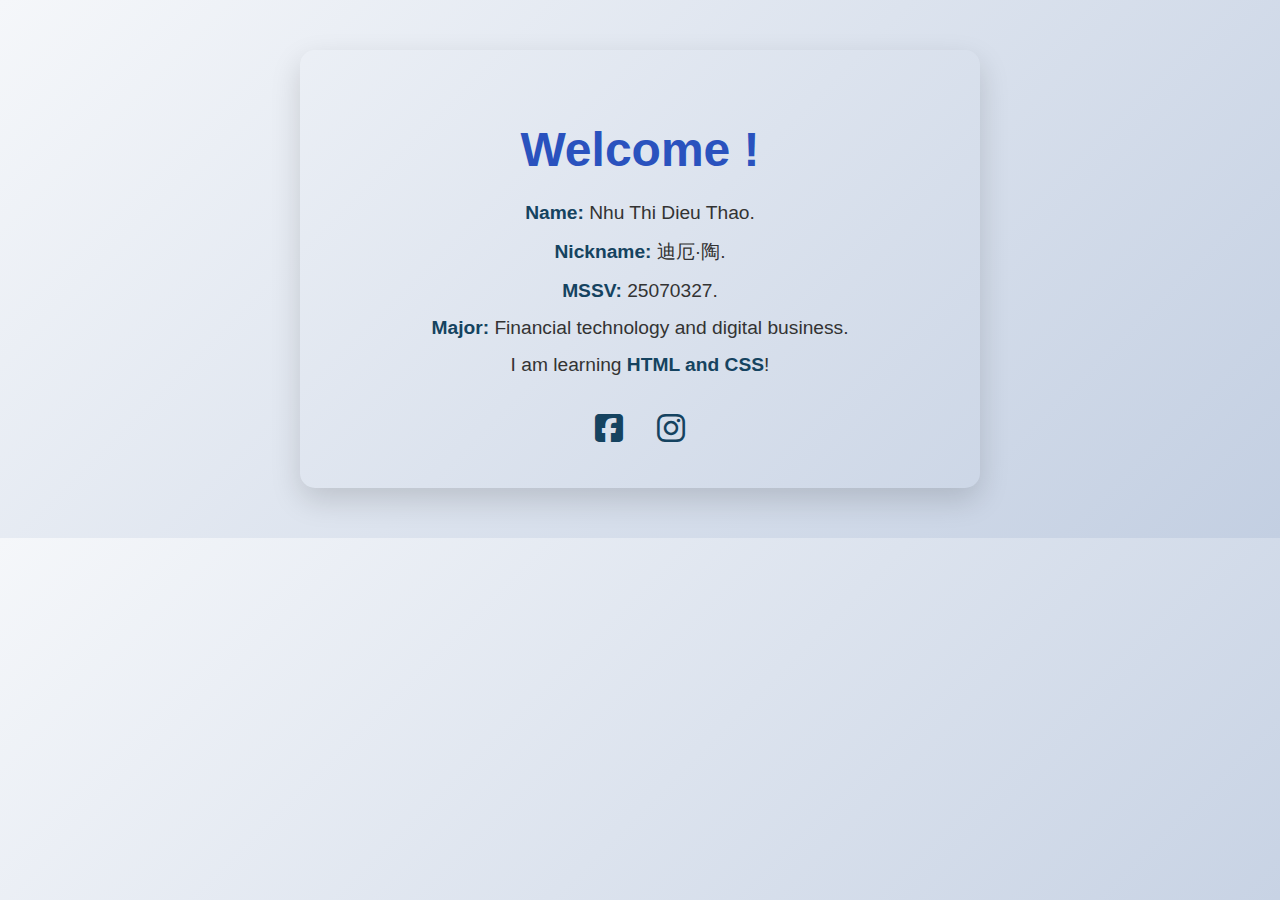
<file: file2/index.html>
<!DOCTYPE html>
        <html>
    
        <head>
            <meta charset="UTF-8">
            <title>Welcome</title>
          <link rel="icon" type="image/png" href= "favicon-16x16.png">
            <style>
                body {
                    background: linear-gradient(135deg, #f5f7fa, #c3cfe2);
                    font-family: 'Segoe UI', Tahoma, Geneva, Verdana, sans-serif;
                    max-width: 600px;
                    margin: 50px auto;
                    padding: 40px;
                    border-radius: 15px;
                    box-shadow: 0 12px 30px rgba(0, 0, 0, 0.15);
                    color: #333;
                    text-align: center;
                }
                h1 {
                    color: #2a52be;
                    margin-bottom: 25px;
                    font-size: 3em;
                }
                p {
                    font-size: 1.2em;
                    margin: 15px 0;
                }
                strong {
                    color: #154360;
                }
                .social-links {
                    margin-top: 35px;
                }
                .social-links a {
                    display: inline-block;
                    margin: 0 15px;
                    color: #154360;
                    font-size: 2em;
                    text-decoration: none;
                    transition: color 0.3s ease;
                }
                .social-links a:hover {
                    color: #2a52be;
                }
            </style>
            <link rel="stylesheet" href="https://cdnjs.cloudflare.com/ajax/libs/font-awesome/6.4.0/css/all.min.css" />
        </head>
        <body>
            <h1>Welcome !</h1>
            
            <p><strong>Name:</strong> Nhu Thi Dieu Thao.</p>
            <p><strong>Nickname:</strong> 迪厄·陶.</p>
            <p><strong>MSSV:</strong> 25070327.</p>
            <p><strong>Major:</strong> Financial technology and digital business.</p>
            <p>I am learning <strong>HTML and CSS</strong>!</p>

            <div class="social-links">
                <a href="https://www.facebook.com/dieuthao02" target="_blank" aria-label="Facebook">
                    <i class="fab fa-facebook-square"></i>
                </a>
                <a href="https://www.instagram.com/otis0280" target="_blank" aria-label="Instagram">
                    <i class="fab fa-instagram"></i>
                </a>
            
            </div>
        </body>
        </html>
</file>
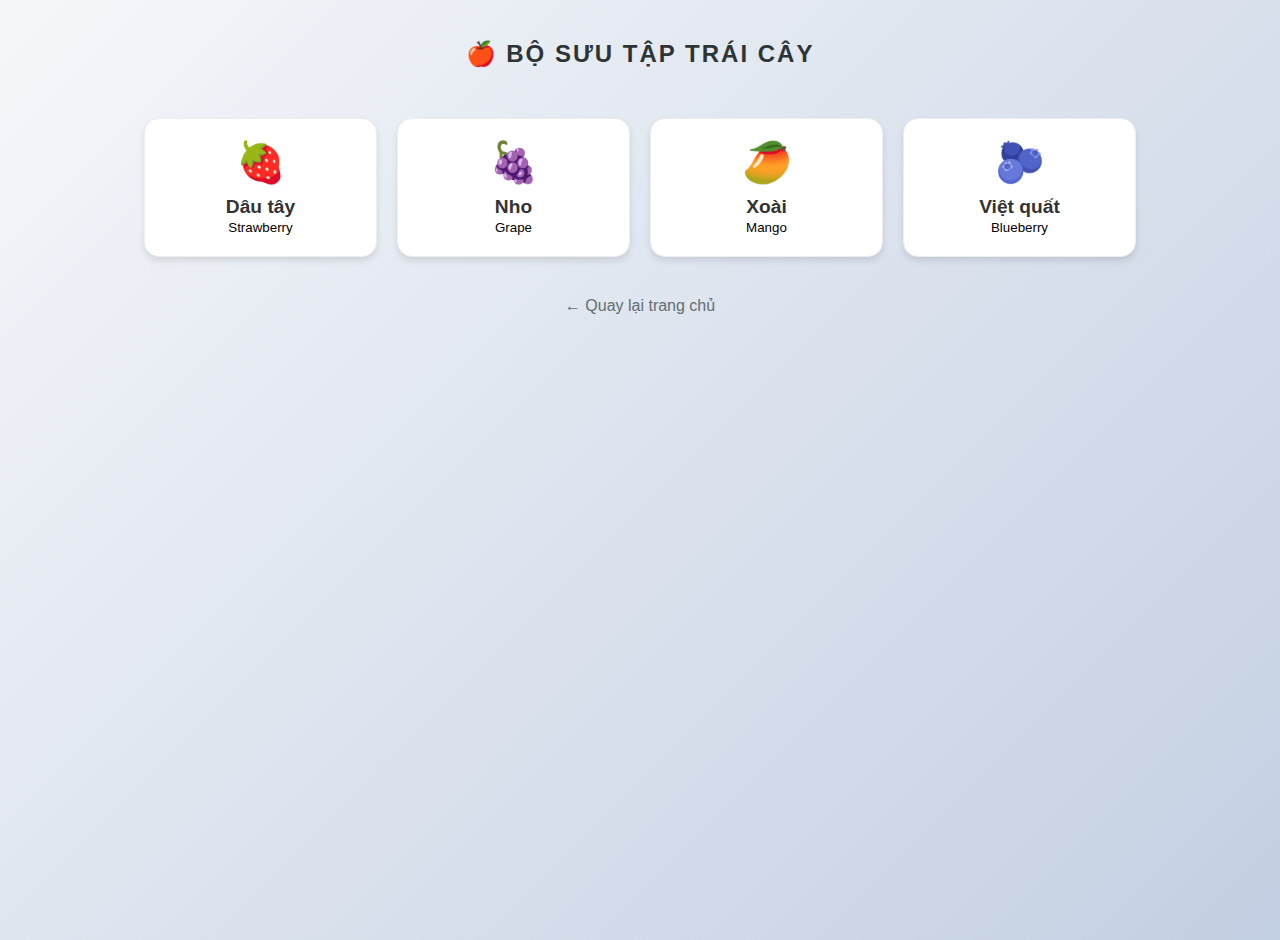
<file: test1.html>
<!DOCTYPE html>
<html lang="vi">
<head>
    <meta charset="UTF-8">
    <title>Trái Cây Cao Siêu</title>
    <style>
        /* CSS giúp web "lột xác" */
        body {
            font-family: 'Segoe UI', Tahoma, Geneva, Verdana, sans-serif;
            background: linear-gradient(135deg, #f5f7fa 0%, #c3cfe2 100%);
            display: flex;
            flex-direction: column;
            align-items: center;
            min-height: 100vh;
            margin: 0;
            padding: 20px;
        }

        h2 { color: #2d3436; text-transform: uppercase; letter-spacing: 2px; }

        /* Tạo bố cục dạng lưới cho các thẻ */
        .fruit-container {
            display: grid;
            grid-template-columns: repeat(auto-fit, minmax(200px, 1fr));
            gap: 20px;
            width: 80%;
            margin-top: 30px;
        }

        /* Hiệu ứng cho từng thẻ trái cây */
        .fruit-card {
            background: white;
            padding: 20px;
            border-radius: 15px;
            text-align: center;
            box-shadow: 0 4px 6px rgba(0,0,0,0.1);
            transition: all 0.3s ease; /* Làm mượt hiệu ứng */
            cursor: pointer;
            border: 1px solid #eee;
        }

        /* Hiệu ứng cao siêu khi di chuột vào (Hover) */
        .fruit-card:hover {
            transform: translateY(-10px); /* Nhảy lên trên */
            box-shadow: 0 15px 30px rgba(0,0,0,0.2);
            border-color: #00cec9;
        }

        .fruit-card span { font-size: 40px; display: block; margin-bottom: 10px; }
        .fruit-name { font-weight: bold; color: #333; font-size: 1.2em; }
    </style>
</head>
<body>
    <h2>🍎 Bộ Sưu Tập Trái Cây</h2>
    
    <div class="fruit-container">
        <div class="fruit-card">
            <span>🍓</span>
            <div class="fruit-name">Dâu tây</div>
            <small>Strawberry</small>
        </div>
        <div class="fruit-card">
            <span>🍇</span>
            <div class="fruit-name">Nho</div>
            <small>Grape</small>
        </div>
        <div class="fruit-card">
            <span>🥭</span>
            <div class="fruit-name">Xoài</div>
            <small>Mango</small>
        </div>
        <div class="fruit-card">
            <span>🫐</span>
            <div class="fruit-name">Việt quất</div>
            <small>Blueberry</small>
        </div>
    </div>

    <p style="margin-top: 40px;"><a href="index.html" style="color: #636e72; text-decoration: none;">← Quay lại trang chủ</a></p>
</body>
</html>
</file>
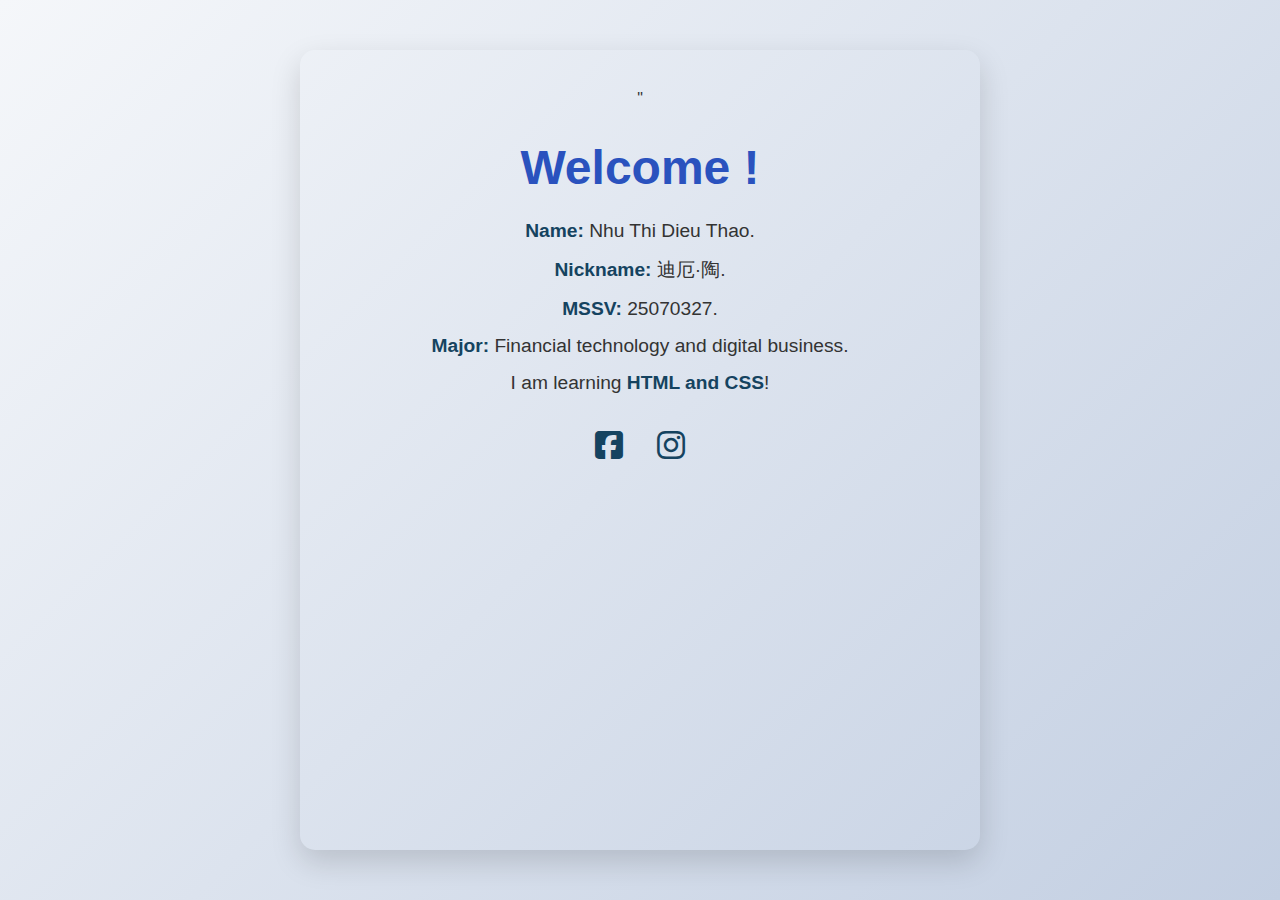
<file: test3.html>
"
        <!DOCTYPE html>
        <html lang="vi">
            <html lang="zh-CN">
        <head>
            <meta charset="UTF-8">
            <title>Welcome</title>
            <style>
                body {
                    background: linear-gradient(135deg, #f5f7fa, #c3cfe2);
                    font-family: 'Segoe UI', Tahoma, Geneva, Verdana, sans-serif;
                    max-width: 600px;
                    margin: 50px auto;
                    padding: 40px;
                    border-radius: 15px;
                    box-shadow: 0 12px 30px rgba(0, 0, 0, 0.15);
                    color: #333;
                    text-align: center;
                }
                h1 {
                    color: #2a52be;
                    margin-bottom: 25px;
                    font-size: 3em;
                }
                p {
                    font-size: 1.2em;
                    margin: 15px 0;
                }
                strong {
                    color: #154360;
                }
                .social-links {
                    margin-top: 35px;
                }
                .social-links a {
                    display: inline-block;
                    margin: 0 15px;
                    color: #154360;
                    font-size: 2em;
                    text-decoration: none;
                    transition: color 0.3s ease;
                }
                .social-links a:hover {
                    color: #2a52be;
                }
            </style>
            <link rel="stylesheet" href="https://cdnjs.cloudflare.com/ajax/libs/font-awesome/6.4.0/css/all.min.css" />
        </head>
        <body>
            <h1>Welcome !</h1>
            
            <p><strong>Name:</strong> Nhu Thi Dieu Thao.</p>
            <p><strong>Nickname:</strong> 迪厄·陶.</p>
            <p><strong>MSSV:</strong> 25070327.</p>
            <p><strong>Major:</strong> Financial technology and digital business.</p>
            <p>I am learning <strong>HTML and CSS</strong>!</p>

            <div class="social-links">
                <a href="https://www.facebook.com/dieuthao02" target="_blank" aria-label="Facebook">
                    <i class="fab fa-facebook-square"></i>
                </a>
                <a href="https://www.instagram.com/otis0280" target="_blank" aria-label="Instagram">
                    <i class="fab fa-instagram"></i>
                </a>
            
            </div>
        </body>
        </html>
</file>
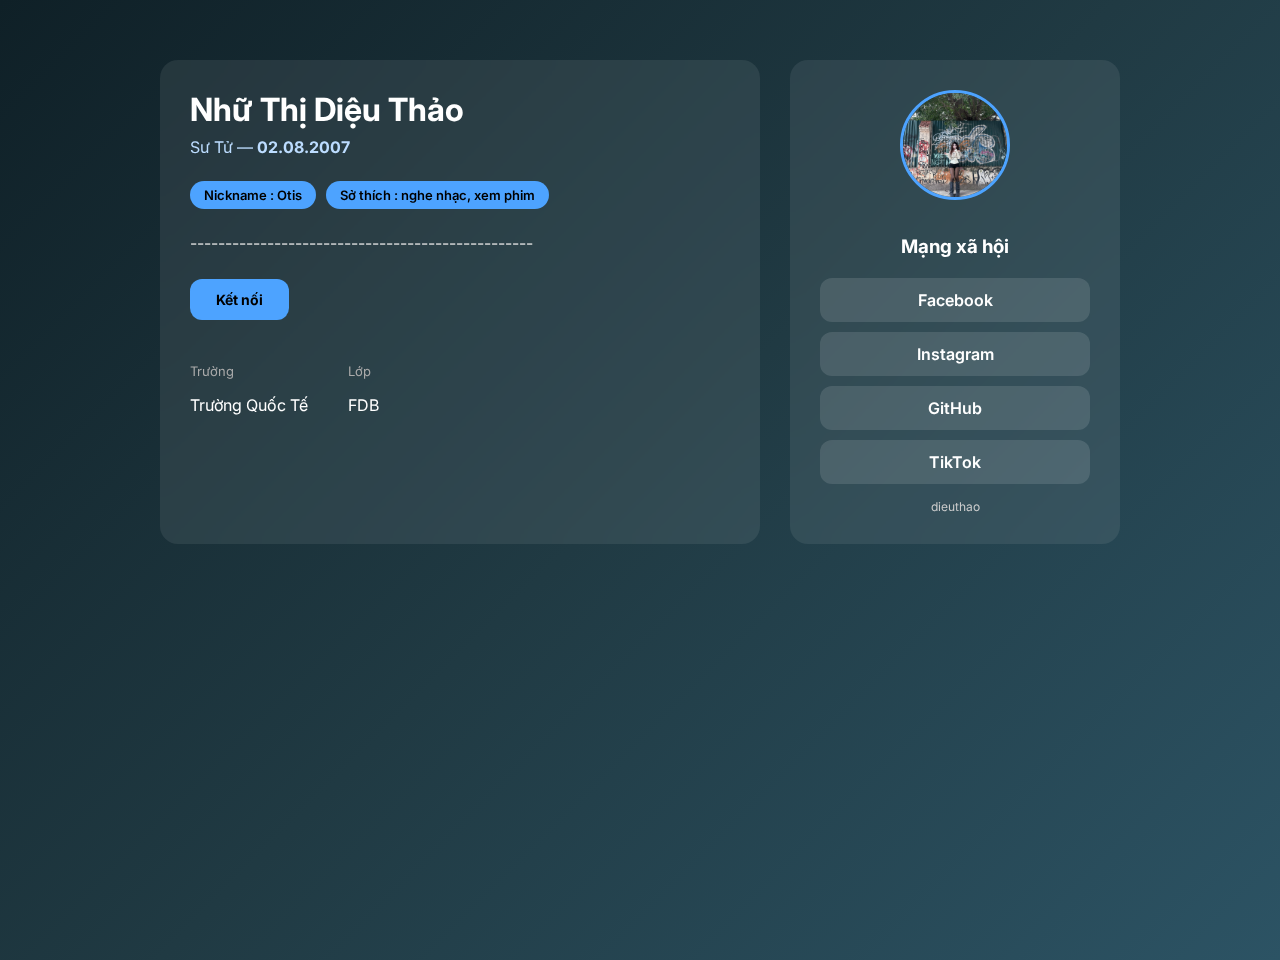
<file: test4.html>
<!DOCTYPE html>
<html lang="vi">
<head>
    <meta charset="UTF-8">
    <title>Profile Cá Nhân</title>

    <!-- Font -->
    <link href="https://fonts.googleapis.com/css2?family=Inter:wght@400;600;700&display=swap" rel="stylesheet">

    <style>
        * {
            box-sizing: border-box;
            font-family: 'Inter', sans-serif;
        }

        body {
            margin: 0;
            min-height: 100vh;
            background: linear-gradient(135deg, #0f2027, #203a43, #2c5364);
            color: #fff;
        }

        .container {
            max-width: 1000px;
            margin: 60px auto;
            display: flex;
            gap: 30px;
            padding: 0 20px;
        }

        .profile, .social {
            background: rgba(255, 255, 255, 0.08);
            border-radius: 18px;
            padding: 30px;
            backdrop-filter: blur(12px);
        }

        .profile {
            flex: 2;
        }

        .social {
            flex: 1;
            text-align: center;
        }

        h1 {
            margin: 0;
            font-size: 32px;
        }

        .sub {
            margin-top: 8px;
            color: #bcdcff;
        }

        .tags {
            margin-top: 18px;
        }

        .tags span {
            display: inline-block;
            background: #4da3ff;
            color: #000;
            padding: 6px 14px;
            border-radius: 20px;
            font-size: 13px;
            margin: 6px 6px 0 0;
            font-weight: 600;
        }

        .desc {
            margin: 22px 0;
            line-height: 1.6;
            color: #e0e0e0;
        }

        .btn {
            background: #4da3ff;
            border: none;
            padding: 12px 26px;
            border-radius: 12px;
            cursor: pointer;
            font-weight: 700;
            font-size: 14px;
        }

        .info {
            display: flex;
            gap: 40px;
            margin-top: 30px;
        }

        .label {
            font-size: 13px;
            color: #aaa;
        }

        /* RIGHT */
        .social img {
            width: 110px;
            height: 110px;
            border-radius: 50%;
            object-fit: cover;
            margin-bottom: 12px;
            border: 3px solid #4da3ff;
        }

        .social h3 {
            margin-bottom: 20px;
        }

        .social a {
            display: block;
            text-decoration: none;
            color: #fff;
            background: rgba(255, 255, 255, 0.12);
            padding: 12px;
            border-radius: 12px;
            margin: 10px 0;
            transition: 0.3s;
            font-weight: 600;
        }

        .social a:hover {
            background: #4da3ff;
            color: #000;
        }

        .social small {
            display: block;
            margin-top: 15px;
            color: #ccc;
            font-size: 12px;
        }
        /* Responsive */
        @media (max-width: 768px) {
            .container {
                flex-direction: column;
            }
        }
    </style>
</head>
<body>

<div class="container">

    <!-- LEFT -->
    <div class="profile">
        <h1>Nhữ Thị Diệu Thảo</h1>
        <p class="sub"> Sư Tử — <b>02.08.2007</b></p>

        <div class="tags">
            <span>Nickname : Otis</span>
            <span>Sở thích : nghe nhạc, xem phim</span>
    
        </div>

        <p class="desc">
           -------------------------------------------------
        </p>

        <button class="btn">Kết nối</button>

        <div class="info">
            <div>
                <p class="label">Trường</p>
                <p>Trường Quốc Tế</p>
            </div>
            <div>
                <p class="label">Lớp</p>
                <p>FDB</p>
            </div>
        </div>
    </div>

    <!-- RIGHT -->
    <div class="social">
        <img src="img/dieuthao.png.jpg" alt="Avatar">

        <h3>Mạng xã hội</h3>
<a id="link" href="https://www.facebook.com/dieuthao02/">Facebook</a>
<a id="link" href="https://www.instagram.com/otis0280/">Instagram</a>
<a id="link" href="https://github.com/dieuthao02">GitHub</a>
<a id="link" href="https://www.tiktok.com/@otis0208">TikTok</a>

        <small>dieuthao</small>
    </div>

</div>

</body>
</html>
</file>
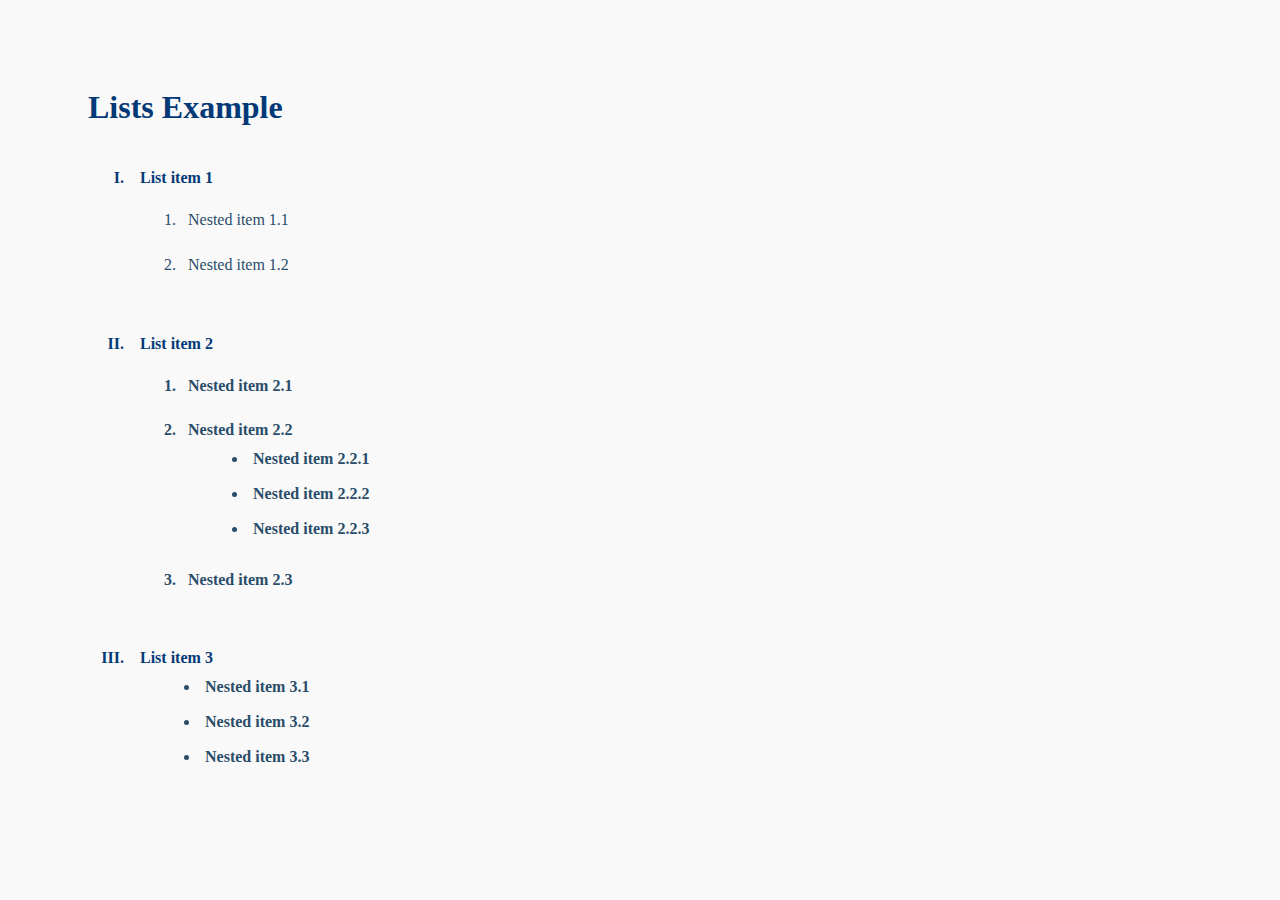
<file: test6.html>
<!DOCTYPE html>
<html lang="vi">
<head>
    <meta charset="UTF-8">
    <title>Lists</title>
<style>
        body {
            font-family: 'Times New Roman', serif;
            padding: 50px 80px;
            line-height: 1.8;
            background-color: #f9f9f9;
            color: #033977;
        }
        /* Chỉnh kiểu số La Mã cho cấp 1 */
        .roman-list { 
            list-style-type: upper-roman; 
            color: #033977;
            font-weight: 600;
            margin-bottom: 40px;
        }
        /* Khoảng cách giữa các mục cấp 1 */
        .roman-list > li {
            margin-bottom: 25px;
            cursor: default;
            transition: background-color 0.3s ease;
            padding: 6px 12px;
            border-radius: 5px;
        }
        .roman-list > li:hover {
            background-color: #dbe9f4;
        }

        /* Chỉnh kiểu chữ cái cho cấp 2 của mục I */
        .alpha-list { 
            list-style-type: lower-alpha; 
            color: #2a4d69;
            font-weight: 500;
            margin-top: 10px;
        }
        .alpha-list > li {
            margin-bottom: 12px;
            padding: 3px 10px;
            border-radius: 3px;
            transition: background-color 0.3s ease;
        }
        .alpha-list > li:hover {
            background-color: #afc8e0;
        }

        /* Cấp 2 không class */
        .roman-list > li > ol {
            list-style-type: decimal;
            color: #2a4d69;
            margin-top: 10px;
        }
        .roman-list > li > ol > li {
            margin-bottom: 10px;
            padding: 3px 8px;
            border-radius: 3px;
            transition: background-color 0.3s ease;
            cursor: default;
        }
        .roman-list > li > ol > li:hover {
            background-color: #b6d7a8;
        }

        /* Cấp 3: ul trong nested ol */
        ul {
            list-style-type: disc;
            margin-left: 20px;
            color: #2a4d69;
        }
        ul > li {
            margin-bottom: 6px;
            padding-left: 5px;
            cursor: default;
            transition: color 0.3s ease;
        }
        ul > li:hover {
            color: #2a4d69;
        }
    </style>

</head>
<body>
<h1>Lists Example</h1>
    <ol class="roman-list">
        <li>List item 1
            <ol class="alpha-list">
                <li>Nested item 1.1</li>
                <li>Nested item 1.2</li>
            </ol>
        </li>
        <li>List item 2
            <ol>
                <li>Nested item 2.1</li>
                <li>Nested item 2.2
                    <ul>
                        <li>Nested item 2.2.1</li>
                        <li>Nested item 2.2.2</li>
                        <li>Nested item 2.2.3</li>
                    </ul>
                </li>
                <li>Nested item 2.3</li>
            </ol>
        </li>
        <li>List item 3
            <ul>
                <li>Nested item 3.1</li>
                <li>Nested item 3.2</li>
                <li>Nested item 3.3</li>
            </ul>
        </li>
    </ol>

</body>
</html>
</file>
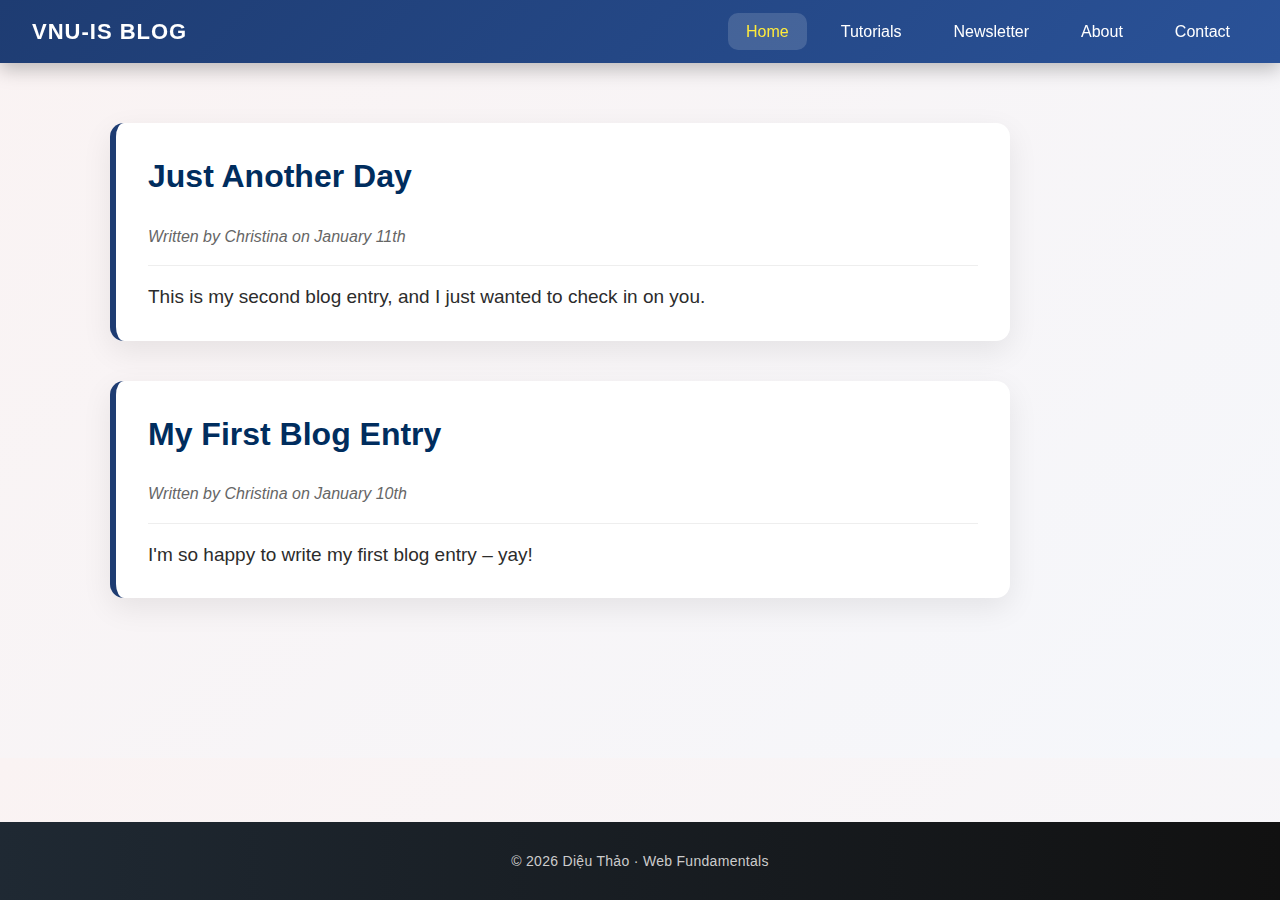
<file: test7.html>
<!DOCTYPE html>
<html lang="vi">
<head>
    <meta charset="UTF-8">
    <meta name="viewport" content="width=device-width, initial-scale=1.0">
    <title>P01 Navigation + Page Content</title>

<style>
    /* ===== BIẾN MÀU ===== */
    :root {
        --primary: #1e3c72;
        --primary-dark: #002d5e;
        --accent: #ffeb3b;
        --bg: #f5f7fb;
        --glass: rgba(255,255,255,0.15);
        --text-dark: #2c2c2c;
        --text-light: #666;
        --white: #ffffff;
    }

    * {
        box-sizing: border-box;
    }

    body {
        margin: 0;
        font-family: 'Segoe UI', Tahoma, Arial, sans-serif;
        background: linear-gradient(135deg, #faf3f3, var(--bg));
        color: var(--text-dark);
        line-height: 1.6;
    }

    /* ===== NAVBAR (PREMIUM) ===== */
    .navbar {
        background: linear-gradient(135deg, #1e3c72, #2a5298);
        padding: 14px 32px;
        display: flex;
        justify-content: space-between;
        align-items: center;
        position: sticky;
        top: 0;
        z-index: 1000;
        backdrop-filter: blur(8px);
        box-shadow: 0 6px 18px rgba(0,0,0,0.25);
    }

    .logo {
        color: white;
        font-size: 22px;
        font-weight: 700;
        letter-spacing: 1px;
    }

    .navbar ul {
        list-style: none;
        margin: 0;
        padding: 0;
        display: flex;
        gap: 16px;
    }

    .navbar li a {
        color: white;
        text-decoration: none;
        padding: 10px 18px;
        border-radius: 10px;
        font-weight: 500;
        position: relative;
        transition: all 0.3s ease;
    }

    /* active menu */
    .navbar li a.active {
        background-color: var(--glass);
        color: var(--accent);
    }

    .navbar li a:hover {
        background-color: var(--glass);
        transform: translateY(-2px);
        color: var(--accent);
    }

    .navbar li a::after {
        content: '';
        position: absolute;
        left: 10%;
        bottom: 6px;
        width: 0;
        height: 2px;
        background: var(--accent);
        transition: width 0.3s ease;
    }

    .navbar li a:hover::after {
        width: 80%;
    }

    /* ===== SECTION ===== */
    section {
        max-width: 1100px;
        margin: auto;
        padding: 60px 20px 120px;
    }

    /* ===== ARTICLE ===== */
    article {
        background: var(--white);
        border-radius: 14px;
        padding: 28px 32px;
        margin-bottom: 40px;
        max-width: 900px;
        box-shadow: 0 10px 30px rgba(0,0,0,0.08);
        border-left: 6px solid var(--primary);
        transition: transform 0.3s ease, box-shadow 0.3s ease;
    }

    article:hover {
        transform: translateY(-6px);
        box-shadow: 0 16px 36px rgba(0,0,0,0.12);
    }

    h1 {
        margin-top: 0;
        font-size: 32px;
        color: var(--primary-dark);
    }

    header p {
        margin: 6px 0 14px;
        font-style: italic;
        color: var(--text-light);
    }

    article hr {
        border: none;
        border-top: 1px solid #eee;
        margin: 16px 0;
    }

    article > p {
        font-size: 19px;
        margin: 0;
    }

    /* ===== FOOTER (NHẸ & SANG) ===== */
    footer {
        background: linear-gradient(90deg, #1f2933, #111);
        color: #ccc;
        text-align: center;
        padding: 14px 0;
        position: fixed;
        bottom: 0;
        width: 100%;
        font-size: 14px;
        letter-spacing: 0.3px;
    }

    /* ===== RESPONSIVE ===== */
    @media (max-width: 768px) {
        .navbar {
            flex-direction: column;
            gap: 12px;
        }

        section {
            padding-top: 40px;
        }

        article {
            padding: 22px;
        }
    }
</style>
</head>

<body>

<nav class="navbar">
    <div class="logo">VNU-IS BLOG</div>
    <ul>
        <li><a href="https://www.is.vnu.edu.vn/" target="_blank" class="active">Home</a></li>
        <li><a href="#">Tutorials</a></li>
        <li><a href="#">Newsletter</a></li>
        <li><a href="#">About</a></li>
        <li><a href="#">Contact</a></li>
    </ul>
</nav>

<section>
    <article>
        <header>
            <h1>Just Another Day</h1>
            <p>Written by Christina on January 11th</p>
        </header>
        <hr>
        <p>This is my second blog entry, and I just wanted to check in on you.</p>
    </article>

    <article>
        <header>
            <h1>My First Blog Entry</h1>
            <p>Written by Christina on January 10th</p>
        </header>
        <hr>
        <p>I'm so happy to write my first blog entry – yay!</p>
    </article>
</section>

<footer>
    <p>© 2026 Diệu Thảo · Web Fundamentals</p>
</footer>

</body>
</html>
</file>
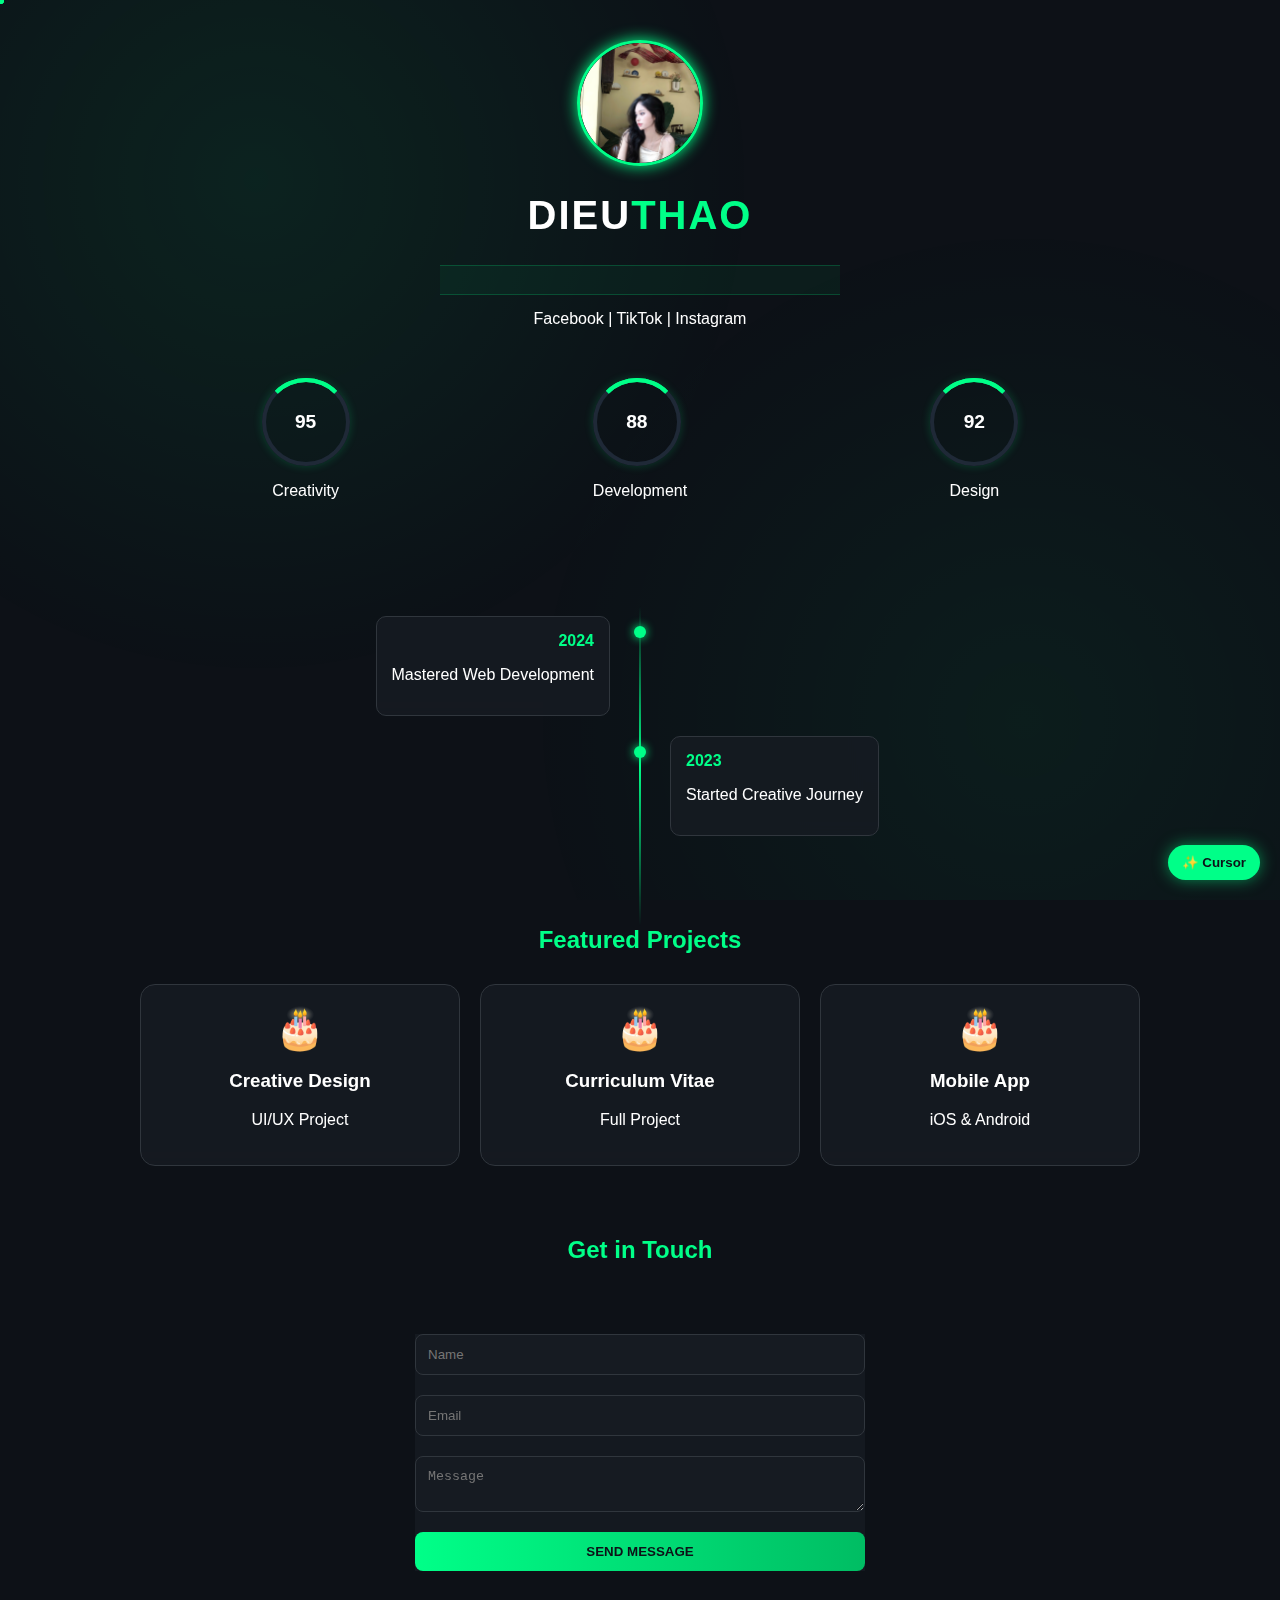
<file: Baitest.html/CV.html>
<!DOCTYPE html>
<html lang="vi">
<head>
    <meta charset="UTF-8">
    <meta name="viewport" content="width=device-width, initial-scale=1.0">
    <title>Portfolio</title>
    <link rel="stylesheet" href="CV.css">
    
</head>
<body>
    
<button id="toggleCursor" class="cursor-toggle">✨ Cursor</button>

  <div class="container">
    <header class="profile">
        <div class="avatar-border">
            <img src="../img/Dieuthao.jpg" alt="Avatar" class="avatar">
        </div>
        <h1 class="name">DIEU<span>THAO</span></h1>

        <div class="marquee-container">
    <div class="marquee-content">
        <span>Web Developer • UI/UX Designer • Content Creator • Freelancer • </span>
        <span>Web Developer • UI/UX Designer • Content Creator • Freelancer • </span>
    </div>
</div>

            
            <div class="social-links">
    <a href="https://facebook.com/dieuthao02" target="_blank">Facebook</a> | 
    <a href="https://tiktok.com/@otis0208" target="_blank">TikTok</a> | 
    <a href="https://instagram.com/otis0280" target="_blank">Instagram</a>

        </div>
       
    </header>


    <section class="stats">
        <div class="stat-item">
            <div class="circle">95</div>
            <p>Creativity</p>
        </div>
        <div class="stat-item">
            <div class="circle">88</div>
            <p>Development</p>
        </div>
        <div class="stat-item">
            <div class="circle">92</div>
            <p>Design</p>
        </div>
    </section>


    <section class="journey">
        <div class="milestone left">
            <div class="content">
                <span class="year">2024</span>
                <p>Mastered Web Development</p>
            </div>
        </div>
        <div class="milestone right">
            <div class="content">
                <span class="year">2023</span>
                <p>Started Creative Journey</p>
            </div>
        </div>
    </section>


    <section class="projects">
        <h2>Featured Projects</h2>
        <div class="project-grid">

            <div class="card">
                <div class="card-img">🎂</div>
                <h3>Creative Design</h3>
                <p>UI/UX Project</p>
                     

            </div>
            <div class="card">
                 <a href="CV.html" target="_blank" class="project-link">
                <div class="card-img">🎂</div>
                <h3>Curriculum Vitae</h3>
                <p>Full Project</p>
             
</a>
            </div>
            <div class="card">
                <div class="card-img">🎂</div>
                <h3>Mobile App</h3>
                <p>iOS & Android</p>
            </div>
        
        </div>
    </section>


    <section class="contact">
        <h2>Get in Touch</h2>
        
        <section class="contact">
    
    <form action="https://formspree.io/f/mzdadkrj" 
          method="POST" 
          class="contact-form">

        <input type="text" name="name" placeholder="Name" required>

        <input type="email" name="email" placeholder="Email" required>

        <textarea name="message" placeholder="Message" required></textarea>

        <button type="submit" class="btn-send">
            SEND MESSAGE
        </button>
<input type="hidden" name="_redirect" value="false">

    </form>

</section>



    </section>
    </div>


    <div class="cursor"></div>
  <script src="CV.js"> </script>

</body>
</html>
</file>
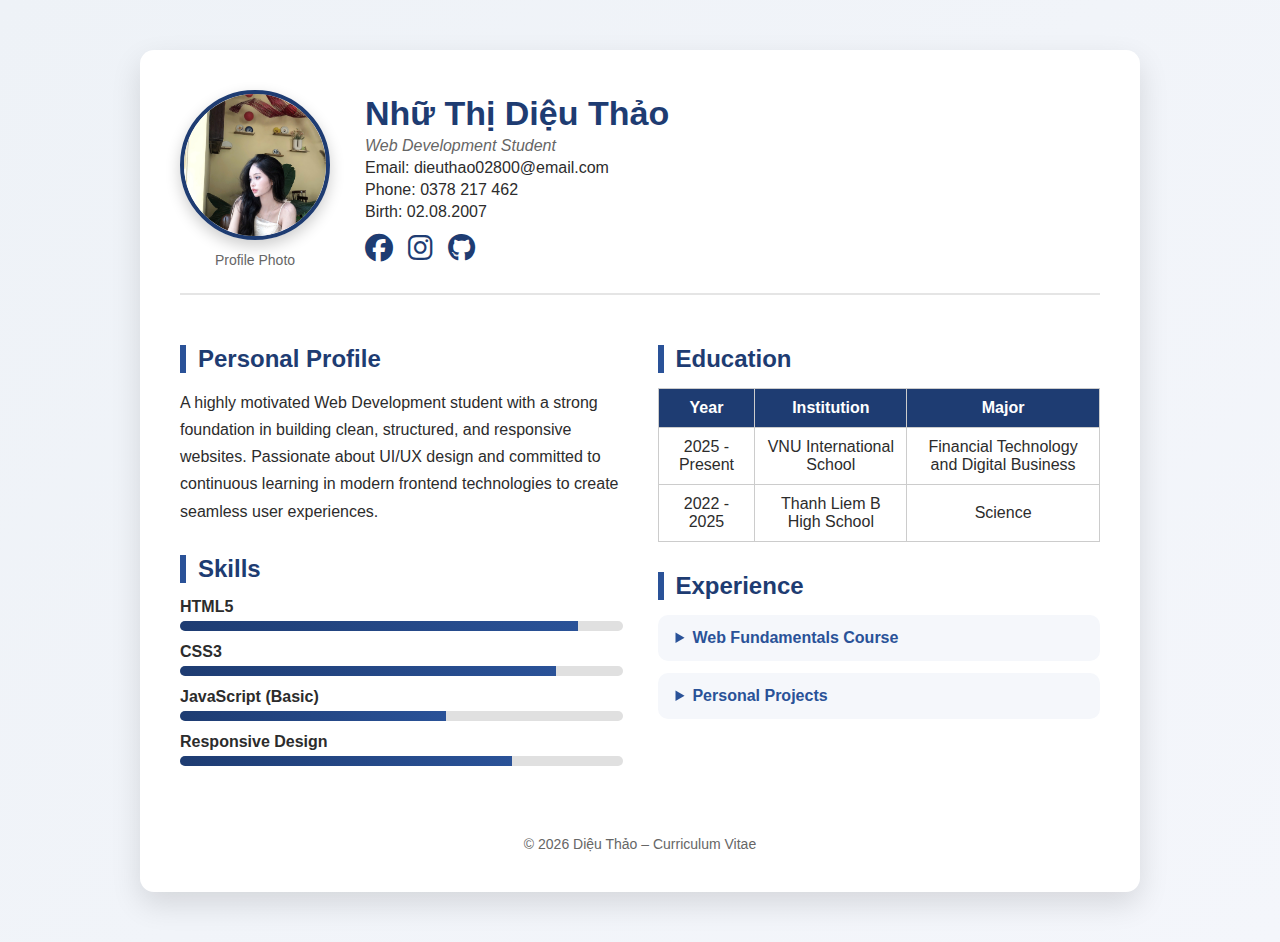
<file: Baitest.html/CV2.html>
<!DOCTYPE html>
<html lang="vi">
<head>
    <meta charset="UTF-8">
    <title>Curriculum Vitae - Diệu Thảo</title>

    <!-- FONT AWESOME -->
    <link rel="stylesheet"
          href="https://cdnjs.cloudflare.com/ajax/libs/font-awesome/6.5.1/css/all.min.css">
    <link rel="stylesheet" href="CV2.css">
</head>

<body>

<div class="cv-container">

    <!-- HEADER -->
    <div class="header">
        <figure>
            <img src="../img/Dieuthao.jpg" alt="Profile Photo">
            <figcaption>Profile Photo</figcaption>
        </figure>

        <div class="info">
            <h1>Nhữ Thị Diệu Thảo</h1>
            <p class="subtitle">Web Development Student</p>
            <p>Email: dieuthao02800@email.com</p>
            <p>Phone: 0378 217 462</p>
            <p>Birth: 02.08.2007</p>

            <div class="social-links">
                <a href="https://www.facebook.com/dieuthao02" target="_blank" aria-label="Facebook">
                    <i class="fab fa-facebook"></i>
                </a>

                <a href="https://www.instagram.com/otis0280" target="_blank" aria-label="Instagram">
                    <i class="fab fa-instagram"></i>
                </a>
                <a href="https://www.github.com/dieuthao02" target="_blank" aria-label="GitHub">
                    <i class="fab fa-github"></i>
                </a>
            </div>
        </div>
    </div>

    <!-- CONTENT -->
    <div class="content">

        <!-- LEFT COLUMN -->
        <div>
            <section class="profile">
                <h2>Personal Profile</h2>
                <p>
                    A highly motivated Web Development student with a strong foundation in building clean, structured, and responsive websites. Passionate about UI/UX design and committed to continuous learning in modern frontend technologies to create seamless user experiences.
                </p>
            </section>

            <section>
                <h2>Skills</h2>

                <div class="skill">
                    <span>HTML5</span>
                    <div class="bar"><div style="width:90%"></div></div>
                </div>

                <div class="skill">
                    <span>CSS3</span>
                    <div class="bar"><div style="width:85%"></div></div>
                </div>

                <div class="skill">
                    <span>JavaScript (Basic)</span>
                    <div class="bar"><div style="width:60%"></div></div>
                </div>

                <div class="skill">
                    <span>Responsive Design</span>
                    <div class="bar"><div style="width:75%"></div></div>
                </div>
            </section>
        </div>

        <!-- RIGHT COLUMN -->
        <div>
            <section>
                <h2>Education</h2>
                <table>
                    <tr>
                        <th>Year</th>
                        <th>Institution</th>
                        <th>Major</th>
                    </tr>
                    <tr>
                        <td>2025 - Present</td>
                        <td>VNU International School</td>
                        <td>Financial Technology and Digital Business</td>
                    </tr>
                    <tr>
                        <td>2022 - 2025</td>
                        <td>Thanh Liem B High School</td>
                        <td>Science</td>
                    </tr>
                </table>
            </section>

            <section>
                <h2>Experience</h2>

                <details>
                    <summary>Web Fundamentals Course</summary>
                    <p>
                        <ul>
                            <li>Mastered core web technologies including Semantic HTML for SEO and Advanced CSS layout techniques.</li>
                            <li>Developed 5+ landing pages focusing on accessibility and clean code architecture.</li>
                            <li>Applied Version Control (Git) to manage project source code.</li>
                        </ul>
                    </p>
                </details>

                <details>
                    <summary>Personal Projects</summary>
                    <p>
                        <ul> 
                            <li><strong>Static Portfolio Website</strong>: Designed and deployed a personal portfolio using HTML/CSS, achieving a 100% responsive score on Google Lighthouse.</li>
                            <li><strong>UI Refinement</strong>: Practiced modern UI trends, focusing on typography, color theory, and user-centric navigation.</li>
                        </ul>
                    </p>
                </details>
            </section>
        </div>

    </div>

    <footer>
        © 2026 Diệu Thảo – Curriculum Vitae
    </footer>

</div>

</body>
</html>
</file>
<file: Baitest.html/CV.css>
body {
    background-color: #0d1117;
    color: white;
    font-family: 'Time new roman', sans-serif;
    margin: 0;
    /* Không dùng flex ở body nếu không bọc mọi thứ vào container */
    display: block; 
}

.container {
    width: 90%;
    max-width: 1000px; /* Tăng độ rộng để Timeline thoải mái hơn */
    margin: 0 auto;    /* Căn giữa container */
    padding: 40px 0;
    text-align: center;
}

/* Header & Avatar */
.name {
    font-size: 2.5rem;
    letter-spacing: 2px;
}
.name span { color: #00ff88; }
.avatar { 
    width: 100%; 
    height: 100%;       /* Phải có chiều cao để xác định khung hình vuông */
    border-radius: 50%; 
    object-fit: cover;   /* Lệnh này giúp ảnh tự cắt gọn vào vòng tròn mà không bị bẹp */
    display: block;
}
.avatar-border {
    width: 120px;
    height: 120px;
    margin: 0 auto 20px;
    border: 3px solid #00ff88;
    border-radius: 50%;
    padding: 0;          /* Nên để padding bằng 0 hoặc rất nhỏ (2-3px) để ảnh lấp đầy hơn */
    box-shadow: 0 0 15px #00ff88;
    overflow: hidden; 
    display: flex;
    align-items: center;
    justify-content: center;
}
.avatar { width: 100%; border-radius: 50%; }

/*text dưới avatar*/
.marquee-container {
    width: 100%;
    max-width: 400px; /* Độ rộng vùng hiển thị chữ chạy */
    margin: 15px auto;
    overflow: hidden; /* Ẩn phần chữ dư thừa bên ngoài */
    white-space: nowrap;
    position: relative;
    background: rgba(0, 255, 136, 0.05); /* Nền xanh mờ nhẹ */
    border-top: 1px solid rgba(0, 255, 136, 0.2);
    border-bottom: 1px solid rgba(0, 255, 136, 0.2);
    padding: 5px 0;
}

.marquee-content {
    display: inline-block;
    padding-left: 100%; /* Bắt đầu chạy từ ngoài mép phải */
    animation: marquee 15s linear infinite;
}

.marquee-content span {
    font-family: 'Segoe UI', sans-serif;
    color: #00ff88;
    font-weight: 500;
    font-size: 0.9rem;
    text-transform: uppercase;
    letter-spacing: 1px;
}

/* Hiệu ứng chuyển động */
@keyframes marquee {
    0% { transform: translateX(0); }
    100% { transform: translateX(-100%); }
}

.social-links a {
    color: white; /* Hoặc màu #00ff88 để giống màu chủ đạo của bạn */
    text-decoration: none; /* Bỏ gạch chân mặc định */
    transition: 0.3s; /* Tạo hiệu ứng mượt khi di chuột */
}

.social-links a:hover {
    color: #00ff88; /* Chuyển màu xanh neon khi di chuột vào */
    text-shadow: 0 0 10px #00ff88; /* Thêm hiệu ứng phát sáng cho giống style hiện tại */
}

/* Skill Circles */
.stats {
    display: flex;
    justify-content: space-around;
    margin: 50px 0;
}
.circle {
    width: 80px;
    height: 80px;
    border: 4px solid #1f2937;
    border-top: 4px solid #00ff88; /* Giả lập vòng load */
    border-radius: 50%;
    display: flex;
    align-items: center;
    justify-content: center;
    font-weight: bold;
    font-size: 1.2rem;
    box-shadow: 0 0 10px rgba(0, 255, 136, 0.2);
}


/* --- Timeline / Journey --- */
.journey {
    position: relative;
    padding: 40px 0;
    margin: 40px 0;
}

/* Đường kẻ dọc màu xanh */
.journey::before {
    content: '';
    position: absolute;
    left: 50%;
    transform: translateX(-50%);
    width: 2px;
    height: 100%;
    background: linear-gradient(to bottom, transparent, #00ff88, transparent);
}

.milestone {
    width: 50%;
    padding: 10px 30px;
    box-sizing: border-box;
    position: relative;
}

.milestone.left { text-align: right; left: 0; }
.milestone.right { text-align: left; left: 50%; }

/* Chấm tròn giữa đường line */
.milestone::after {
    content: '';
    position: absolute;
    width: 12px;
    height: 12px;
    background: #00ff88;
    border-radius: 50%;
    top: 20px;
    box-shadow: 0 0 10px #00ff88;
}
.left::after { right: -6px; }
.right::after { left: -6px; }

.journey .content {
    background: #161b22;
    padding: 15px;
    border-radius: 10px;
    display: inline-block;
    border: 1px solid #30363d;
}

.year {
    color: #00ff88;
    font-weight: bold;
    display: block;
}

/* --- Contact Form --- */
.contact {
    margin-top: 10px; /* Tạo khoảng cách lớn với phần Timeline phía trên */
    padding: 40px 0;
    clear: both; /* Đảm bảo không bị ảnh hưởng bởi các thành phần trước đó */
    text-align: center;
}

.contact-form {
    display: flex;
    flex-direction: column;
    gap: 20px;
    max-width: 450px; /* Thu nhỏ form lại một chút cho sang */
    margin: 0 auto;
}

.contact-form input, 
.contact-form textarea {
    background: #161b22;
    border: 1px solid #30363d;
    padding: 12px;
    border-radius: 8px;
    color: white;
    outline: none;
    transition: 0.3s;
}

.contact-form input:focus, 
.contact-form textarea:focus {
    border-color: #00ff88;
    box-shadow: 0 0 8px rgba(0, 255, 136, 0.3);
}

/* Nút Send Message chuẩn xanh Neon */
.btn-send {
    background: linear-gradient(90deg, #00ff88, #00bd63);
    color: #0d1117;
    padding: 12px;
    border: none;
    border-radius: 8px;
    font-weight: bold;
    cursor: pointer;
    text-transform: uppercase;
    transition: 0.3s;
}

.btn-send:hover {
    transform: scale(1.02);
    box-shadow: 0 0 20px rgba(0, 255, 136, 0.5);
}
/* Project Cards */
.project-grid {
    display: grid;
    grid-template-columns: repeat(3, 1fr);
    gap: 20px;
    margin-top: 20px;
    text-align: center;
}
.card {
    background: #161b22;
    padding: 20px;
    border-radius: 15px;
    transition: 0.3s;
    border: 1px solid #30363d;
}
.card:hover {
    border-color: #00ff88;
    transform: translateY(-5px);
}
.card-img { font-size: 40px; margin-bottom: 10px; }
h2 { color: #00ff88; margin-bottom: 30px; }


.container > * {
    animation: fadeUp 0.8s ease both;
}

.container > *:nth-child(1) { animation-delay: 0.1s; }
.container > *:nth-child(2) { animation-delay: 0.2s; }
.container > *:nth-child(3) { animation-delay: 0.3s; }
.container > *:nth-child(4) { animation-delay: 0.4s; }
.container > *:nth-child(5) { animation-delay: 0.5s; }

@keyframes fadeUp {
    from {
        opacity: 0;
        transform: translateY(25px);
    }
    to {
        opacity: 1;
        transform: translateY(0);
    }
}
.avatar-border {
    transition: 0.4s ease;
}

.avatar-border:hover {
    transform: scale(1.05) rotate(2deg);
    box-shadow: 0 0 25px #00ff88;
}
.circle {
    transition: 0.4s ease;
}

.circle:hover {
    transform: scale(1.1);
    box-shadow: 0 0 20px rgba(0,255,136,0.6);
}
.card {
    transition: 0.35s ease;
}

.card:hover {
    transform: translateY(-10px) scale(1.03);
    box-shadow: 0 15px 30px rgba(0,0,0,0.6);
}
.milestone {
    transition: 0.4s ease;
}

.milestone:hover .content {
    border-color: #00ff88;
    box-shadow: 0 0 15px rgba(0,255,136,0.3);
    transform: translateY(-3px);
}

.journey::before {
    animation: glowLine 3s ease-in-out infinite;
}

@keyframes glowLine {
    0% { opacity: 0.4; }
    50% { opacity: 1; }
    100% { opacity: 0.4; }
}
.btn-send {
    position: relative;
    overflow: hidden;
}

.btn-send::after {
    content: '';
    position: absolute;
    top: 0;
    left: -100%;
    width: 100%;
    height: 100%;
    background: linear-gradient(
        120deg,
        transparent,
        rgba(255,255,255,0.4),
        transparent
    );
    transition: 0.6s;
}

.btn-send:hover::after {
    left: 100%;
}



body::before {
    content: "";
    position: fixed;
    inset: 0;
    background:
        radial-gradient(circle at 20% 20%, rgba(0,255,136,0.08), transparent 40%),
        radial-gradient(circle at 80% 80%, rgba(0,255,136,0.05), transparent 40%);
    z-index: -1;
    animation: bgMove 12s ease-in-out infinite alternate;
}

@keyframes bgMove {
    from { transform: translateY(0); }
    to { transform: translateY(-30px); }
}


.cursor {
    width: 12px;
    height: 12px;
    background: #00ff88;
    border-radius: 50%;
    position: fixed;
    pointer-events: none;
    z-index: 9999;
    transform: translate(-50%, -50%);
}

.cursor-trail {
    width: 8px;
    height: 8px;
    background: rgba(0,255,136,0.5);
    border-radius: 50%;
    position: fixed;
    pointer-events: none;
    z-index: 9998;
    transform: translate(-50%, -50%);
}


.card,
.journey .content,
.contact-form {
    backdrop-filter: blur(6px);
    background: rgba(22,27,34,0.85);
}
.circle {
    position: relative;
}

.circle::before {
    content: "";
    position: absolute;
    inset: -4px;
    border-radius: 50%;
    border: 4px solid transparent;
    border-top-color: #00ff88;
    animation: spin 4s linear infinite;
}

@keyframes spin {
    to { transform: rotate(360deg); }
}
.milestone {
    transition: transform 0.4s ease;
}

.milestone:hover {
    transform: translateY(-6px);
}
.contact-form input:focus,
.contact-form textarea:focus {
    transform: scale(1.02);
}
h1, h2, h3 {
    transition: letter-spacing 0.3s ease;
}

h1:hover, h2:hover {
    letter-spacing: 3px;
}





:root {
  --c-main: #00ff88;
}
.section {
  --cursor-color: var(--c-main);
}
.section.alt {
  --cursor-color: #5cc8ff;
}

.cursor {
  width: 18px; height: 18px; border-radius: 50%;
  position: fixed; pointer-events: none; z-index: 9999;
  transform: translate(-50%, -50%);
  background: radial-gradient(circle, var(--cursor-color) 40%, rgba(0,0,0,0) 70%);
  box-shadow: 0 0 10px var(--cursor-color), 0 0 30px color-mix(in srgb, var(--cursor-color), transparent 50%);
  transition: background .2s, box-shadow .2s, transform .2s, opacity .2s;
  opacity: 0;
}
.cursor.active { opacity: 1; }

.cursor.hover {
  transform: translate(-50%, -50%) scale(1.8);
  background: transparent;
  border: 2px solid var(--cursor-color);
  box-shadow: 0 0 25px var(--cursor-color);
}

.cursor-ripple{
  position: fixed; width: 8px; height: 8px; border-radius: 50%;
  border: 2px solid var(--cursor-color); pointer-events:none; z-index:9998;
  transform: translate(-50%, -50%) scale(1);
  animation: ripple .5s ease-out forwards;
}
@keyframes ripple {
  to { opacity: 0; transform: translate(-50%, -50%) scale(6); }
}

.cursor-toggle{
  position: fixed; right:20px; bottom:20px; z-index:10000;
  background:#00ff88; color:#0d1117; border:none;
  padding:10px 14px; border-radius:20px; font-weight:700;
  box-shadow:0 0 15px rgba(0,255,136,.5);
}


:root{
  --cursor-color:#00ff88;
}

body{ cursor:none; }

/* main cursor */
.cursor{
  position:fixed;
  width:20px;height:20px;
  transform:translate(-50%,-50%);
  pointer-events:none;
  z-index:9999;
  color:var(--cursor-color);
  filter:drop-shadow(0 0 10px var(--cursor-color));
 
}

/* svg icon */
.cursor-icon{
  width:100%;height:100%;
  fill:currentColor;
  transition:transform .25s ease;
}

/* hover ring */
.cursor-ring{
  position:fixed;
  width:36px;height:36px;
  border-radius:50%;
  border:2px solid var(--cursor-color);
  pointer-events:none;
  z-index:9998;
  transform:translate(-50%,-50%) scale(.5);
  opacity:0;
  transition:.25s ease;
  box-shadow:0 0 25px var(--cursor-color);
}

/* states */
.cursor.hover .cursor-icon{
  transform:scale(1.8);
}
.cursor-ring.active{
  opacity:1;
  transform:translate(-50%,-50%) scale(1);
}

:root{
  --cursor-color:#00ff88;
}

body{ cursor:none; }

/* main cursor */
.cursor{
  position:fixed;
  width:20px;height:20px;
  transform:translate(-50%,-50%);
  pointer-events:none;
  z-index:9999;
  color:var(--cursor-color);
  filter:drop-shadow(0 0 10px var(--cursor-color));
}

/* svg icon */
.cursor-icon{
  width:100%;height:100%;
  fill:currentColor;
  transition:transform .25s ease;
}

/* hover ring */
.cursor-ring{
  position:fixed;
  width:36px;height:36px;
  border-radius:50%;
  border:2px solid var(--cursor-color);
  pointer-events:none;
  z-index:9998;
  transform:translate(-50%,-50%) scale(.5);
  opacity:0;
  transition:.25s ease;
  box-shadow:0 0 25px var(--cursor-color);
}

/* states */
.cursor.hover .cursor-icon{
  transform:scale(1.8);
}
.cursor-ring.active{
  opacity:1;
  transform:translate(-50%,-50%) scale(1);
}

:root{
  --cursor-color:#00ff88;
}

body{ cursor:none; }

/* main cursor */
.cursor{
  position:fixed;
  width:20px;height:20px;
  transform:translate(-50%,-50%);
  pointer-events:none;
  z-index:9999;
  color:var(--cursor-color);
  filter:drop-shadow(0 0 10px var(--cursor-color));
}

/* svg icon */
.cursor-icon{
  width:100%;height:100%;
  fill:currentColor;
  transition:transform .25s ease;
}





.project-link {
    text-decoration: none;
    color: inherit;
    display: block;

}
</file>
<file: Baitest.html/CV2.css>
:root {
            --primary: #1e3c72;
            --accent: #2a5298;
            --bg: #f4f6fb;
            --card: #ffffff;
            --text-dark: #2c2c2c;
            --text-light: #666;
        }

        * {
            box-sizing: border-box;
        }

        body {
            margin: 0;
            background: linear-gradient(135deg, #eef2f7, var(--bg));
            font-family: "Segoe UI", Arial, sans-serif;
            color: var(--text-dark);
        }

        .cv-container {
            max-width: 1000px;
            margin: 50px auto;
            background: var(--card);
            padding: 40px;
            border-radius: 14px;
            box-shadow: 0 12px 30px rgba(0,0,0,0.12);
        }

        /* ===== HEADER ===== */
        .header {
            display: flex;
            align-items: center;
            gap: 35px;
            padding-bottom: 25px;
            border-bottom: 2px solid #e5e5e5;
        }

        figure {
            margin: 0;
            text-align: center;
        }

        figure img {
            width: 150px;
            height: 150px;
            border-radius: 50%;
            object-fit: cover;
            border: 4px solid var(--primary);
            box-shadow: 0 6px 15px rgba(0,0,0,0.2);
        }

        figcaption {
            margin-top: 8px;
            font-size: 14px;
            color: var(--text-light);
        }

        .info h1 {
            margin: 0;
            font-size: 34px;
            color: var(--primary);
        }

        .subtitle {
            font-style: italic;
            color: var(--text-light);
            margin: 6px 0 10px;
        }

        .info p {
            margin: 4px 0;
        }

        /* ===== SOCIAL LINKS ===== */
        .social-links {
            margin-top: 12px;
            display: flex;
            gap: 15px;
        }

        .social-links a {
            font-size: 28px;
            color: var(--primary);
            transition: transform 0.3s ease, color 0.3s ease;
        }

        .social-links a:hover {
            color: var(--accent);
            transform: scale(1.15);
        }

        /* ===== LAYOUT ===== */
        .content {
            display: grid;
            grid-template-columns: 1fr 1fr;
            gap: 35px;
            margin-top: 30px;
        }

        section {
            margin-bottom: 30px;
        }

        section h2 {
            color: var(--primary);
            border-left: 6px solid var(--accent);
            padding-left: 12px;
            margin-bottom: 15px;
        }

        .profile p {
            line-height: 1.7;
        }

        /* ===== SKILLS ===== */
        .skill {
            margin-bottom: 12px;
        }

        .skill span {
            font-weight: 600;
        }

        .bar {
            background: #e0e0e0;
            height: 10px;
            border-radius: 6px;
            overflow: hidden;
            margin-top: 5px;
        }

        .bar div {
            height: 100%;
            background: linear-gradient(90deg, var(--primary), var(--accent));
        }

        /* ===== TABLE ===== */
        table {
            width: 100%;
            border-collapse: collapse;
            margin-top: 10px;
        }

        th, td {
            border: 1px solid #ccc;
            padding: 10px;
            text-align: center;
        }

        th {
            background: var(--primary);
            color: white;
        }

        /* ===== DETAILS ===== */
        details {
            background: #f5f7fb;
            padding: 14px 18px;
            border-radius: 10px;
            margin-bottom: 12px;
        }

        summary {
            font-weight: 600;
            cursor: pointer;
            color: var(--accent);
        }

        footer {
            text-align: center;
            margin-top: 40px;
            font-size: 14px;
            color: var(--text-light);
        }

        /* ===== RESPONSIVE ===== */
        @media (max-width: 900px) {
            .content {
                grid-template-columns: 1fr;
            }

            .header {
                flex-direction: column;
                text-align: center;
            }

            .social-links {
                justify-content: center;
            }
        }
</file>
